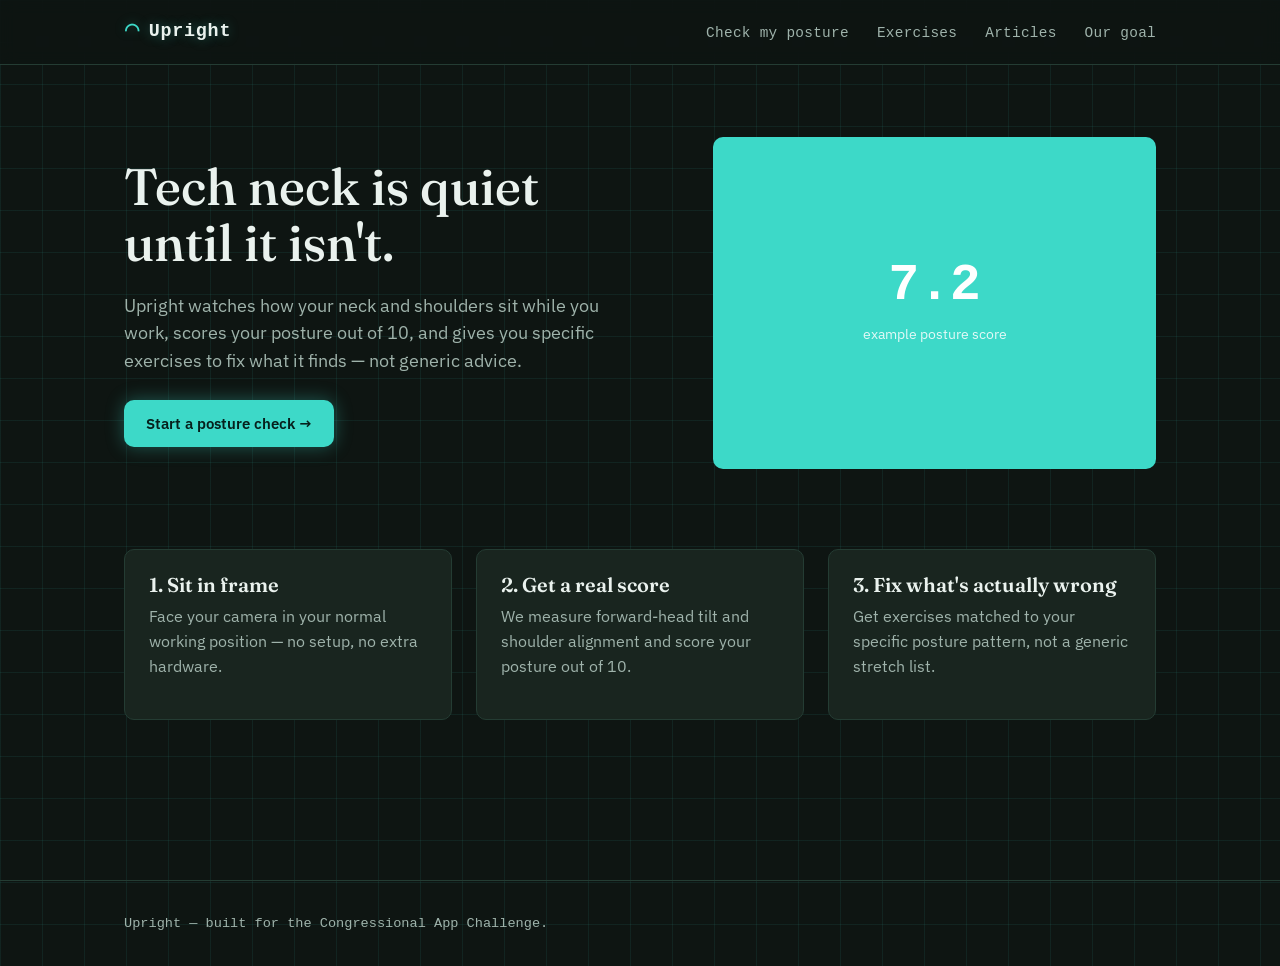
<file: index.html>
<!DOCTYPE html>
<html lang="en">
<head>
<meta charset="UTF-8">
<meta name="viewport" content="width=device-width, initial-scale=1">
<title>Upright — Know your neck posture</title>
<link rel="preconnect" href="https://fonts.googleapis.com">
<link href="https://fonts.googleapis.com/css2?family=Fraunces:wght@500;600&family=IBM+Plex+Sans:wght@400;500;600&display=swap" rel="stylesheet">
<link rel="stylesheet" href="css/style.css">
</head>
<body>

<nav class="site-nav">
  <div class="container">
    <a href="index.html" class="brand">Upright</a>
    <ul class="nav-links">
      <li><a href="pages/camera.html">Check my posture</a></li>
      <li><a href="pages/exercises.html">Exercises</a></li>
      <li><a href="pages/news.html">Articles</a></li>
      <li><a href="pages/about.html">Our goal</a></li>
    </ul>
  </div>
</nav>

<header class="container" style="padding: 72px 24px 48px; display: grid; grid-template-columns: 1.1fr 0.9fr; gap: 48px; align-items: center;">
  <div>
    <h1>Tech neck is quiet<br>until it isn't.</h1>
    <p style="font-size: 1.1rem; max-width: 46ch;">Upright watches how your neck and shoulders sit while you work, scores your posture out of 10, and gives you specific exercises to fix what it finds — not generic advice.</p>
    <a href="pages/camera.html" class="btn btn-primary" style="margin-top: 8px;">Start a posture check →</a>
  </div>
  <div class="card" style="aspect-ratio: 4/3; display:flex; align-items:center; justify-content:center; flex-direction:column; gap:12px; background: var(--teal); color:#fff; border:none;">
    <div class="score-badge" style="color:#fff;">7.2</div>
    <div style="font-family: var(--font-body); font-size:0.9rem; opacity:0.85;">example posture score</div>
  </div>
</header>

<section class="container" style="padding: 32px 24px 80px; display:grid; grid-template-columns: repeat(3, 1fr); gap:24px;">
  <div class="card">
    <h3>1. Sit in frame</h3>
    <p>Face your camera in your normal working position — no setup, no extra hardware.</p>
  </div>
  <div class="card">
    <h3>2. Get a real score</h3>
    <p>We measure forward-head tilt and shoulder alignment and score your posture out of 10.</p>
  </div>
  <div class="card">
    <h3>3. Fix what's actually wrong</h3>
    <p>Get exercises matched to your specific posture pattern, not a generic stretch list.</p>
  </div>
</section>

<footer>
  <div class="container">Upright — built for the Congressional App Challenge.</div>
</footer>

</body>
</html>
</file>
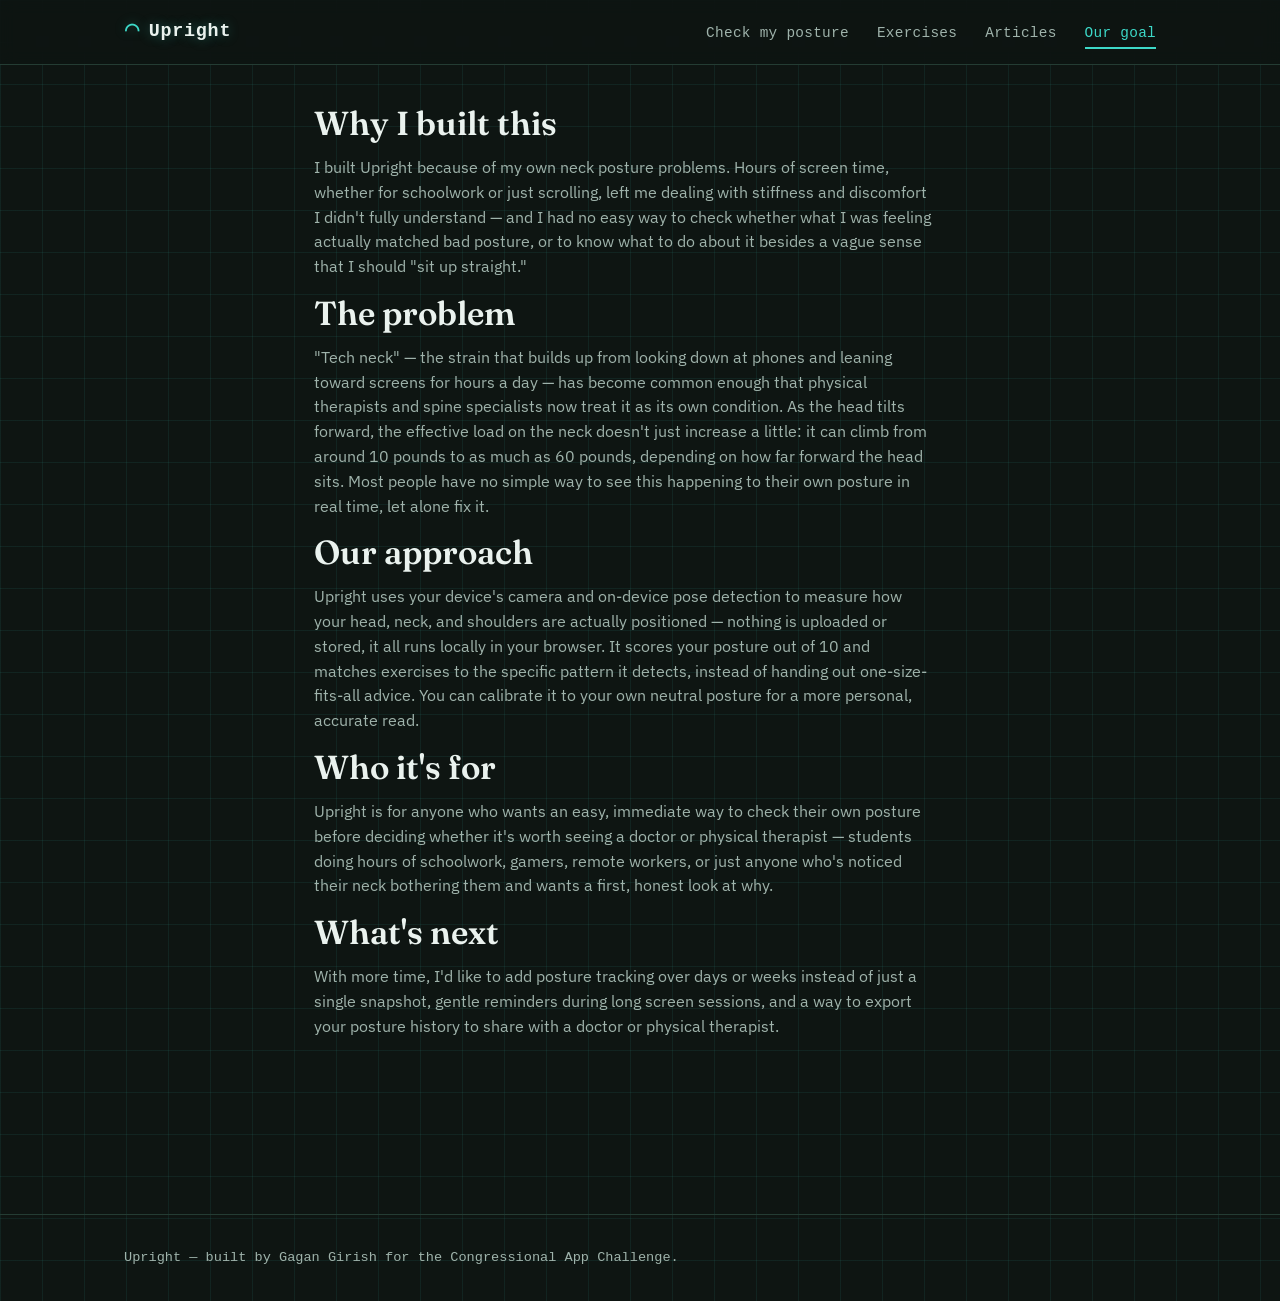
<file: pages/about.html>
<!DOCTYPE html>
<html lang="en">
<head>
<meta charset="UTF-8">
<meta name="viewport" content="width=device-width, initial-scale=1">
<title>Our goal — Upright</title>
<link href="https://fonts.googleapis.com/css2?family=Fraunces:wght@500;600&family=IBM+Plex+Sans:wght@400;500;600&display=swap" rel="stylesheet">
<link rel="stylesheet" href="../css/style.css">
</head>
<body>
<nav class="site-nav">
  <div class="container">
    <a href="../index.html" class="brand">Upright</a>
    <ul class="nav-links">
      <li><a href="camera.html">Check my posture</a></li>
      <li><a href="exercises.html">Exercises</a></li>
      <li><a href="news.html">Articles</a></li>
      <li><a href="about.html" class="active">Our goal</a></li>
    </ul>
  </div>
</nav>

<div class="container" style="padding: 40px 24px 80px; max-width: 700px;">
  <h2>Why I built this</h2>
  <p>I built Upright because of my own neck posture problems. Hours of screen time, whether for schoolwork or just scrolling, left me dealing with stiffness and discomfort I didn't fully understand — and I had no easy way to check whether what I was feeling actually matched bad posture, or to know what to do about it besides a vague sense that I should "sit up straight."</p>

  <h2>The problem</h2>
  <p>"Tech neck" — the strain that builds up from looking down at phones and leaning toward screens for hours a day — has become common enough that physical therapists and spine specialists now treat it as its own condition. As the head tilts forward, the effective load on the neck doesn't just increase a little: it can climb from around 10 pounds to as much as 60 pounds, depending on how far forward the head sits. Most people have no simple way to see this happening to their own posture in real time, let alone fix it.</p>

  <h2>Our approach</h2>
  <p>Upright uses your device's camera and on-device pose detection to measure how your head, neck, and shoulders are actually positioned — nothing is uploaded or stored, it all runs locally in your browser. It scores your posture out of 10 and matches exercises to the specific pattern it detects, instead of handing out one-size-fits-all advice. You can calibrate it to your own neutral posture for a more personal, accurate read.</p>

  <h2>Who it's for</h2>
  <p>Upright is for anyone who wants an easy, immediate way to check their own posture before deciding whether it's worth seeing a doctor or physical therapist — students doing hours of schoolwork, gamers, remote workers, or just anyone who's noticed their neck bothering them and wants a first, honest look at why.</p>

  <h2>What's next</h2>
  <p>With more time, I'd like to add posture tracking over days or weeks instead of just a single snapshot, gentle reminders during long screen sessions, and a way to export your posture history to share with a doctor or physical therapist.</p>
</div>

<footer><div class="container">Upright — built by Gagan Girish for the Congressional App Challenge.</div></footer>
</body>
</html>
</file>
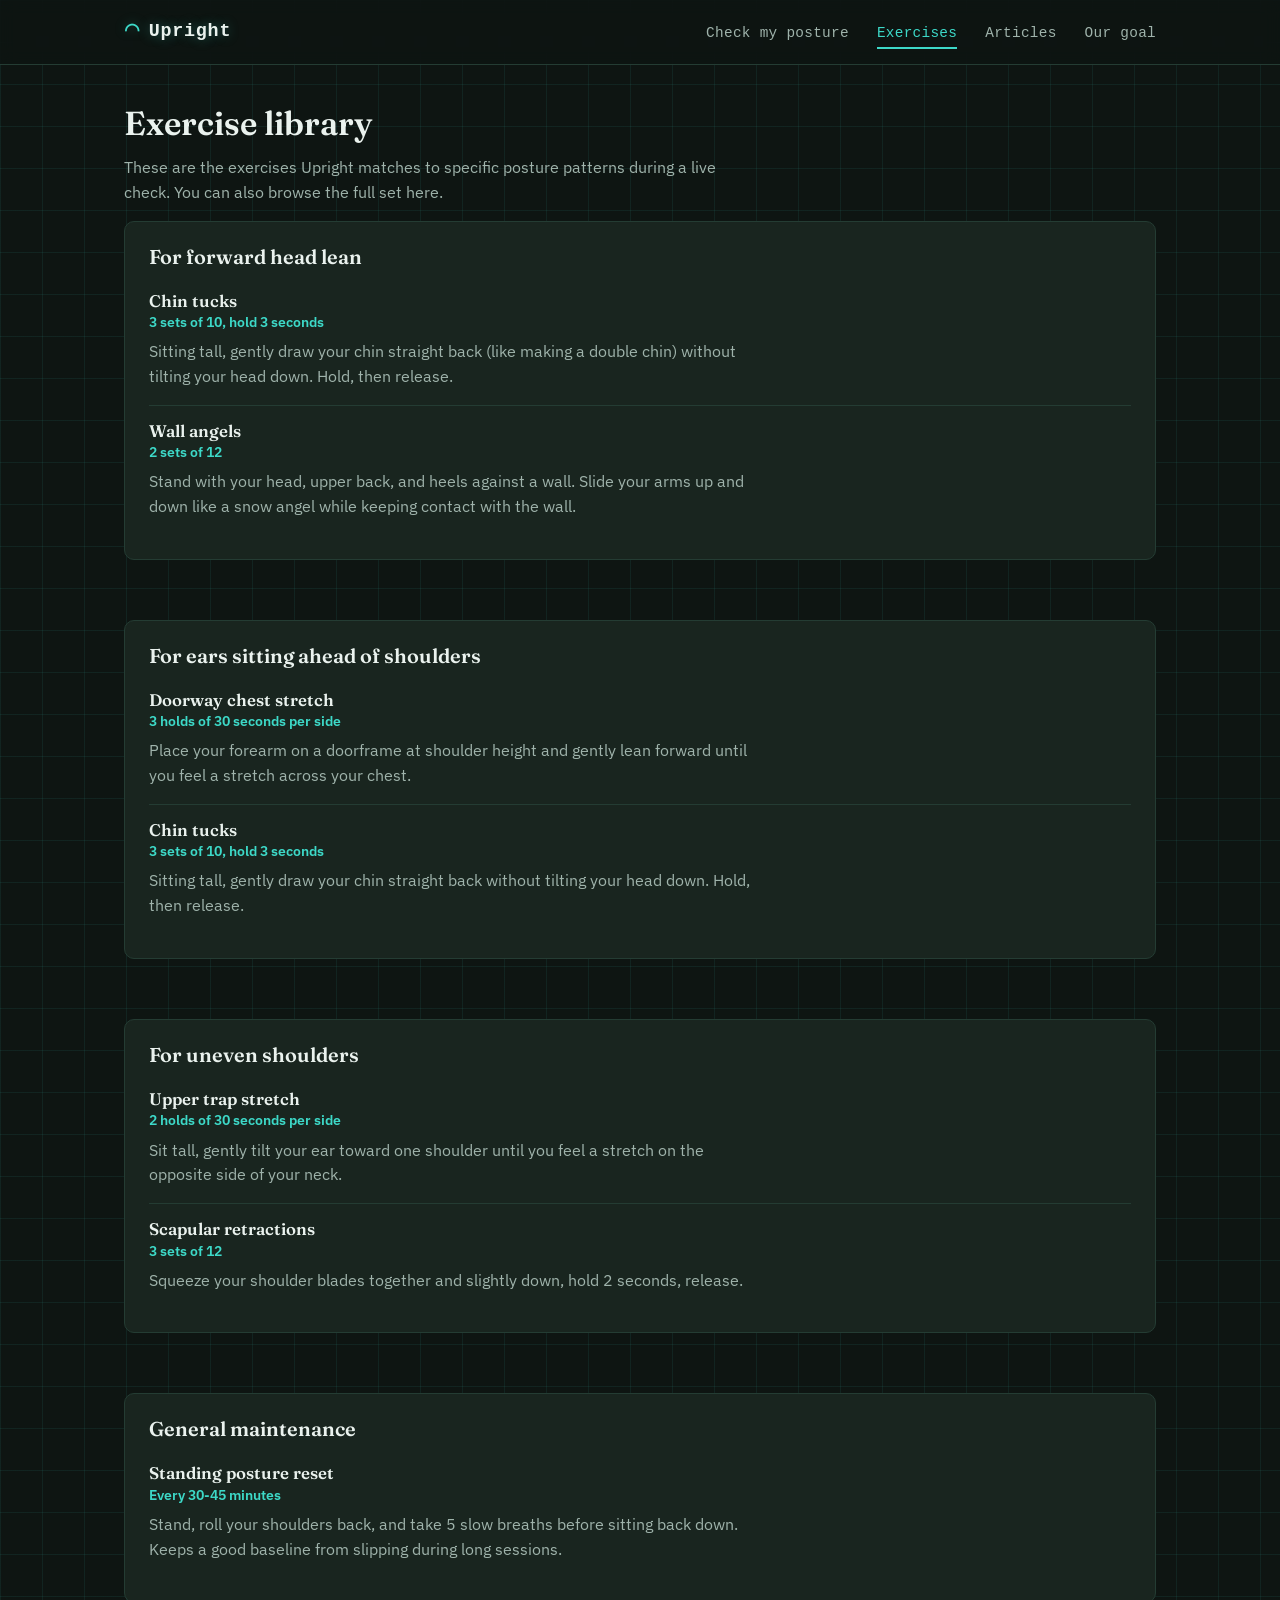
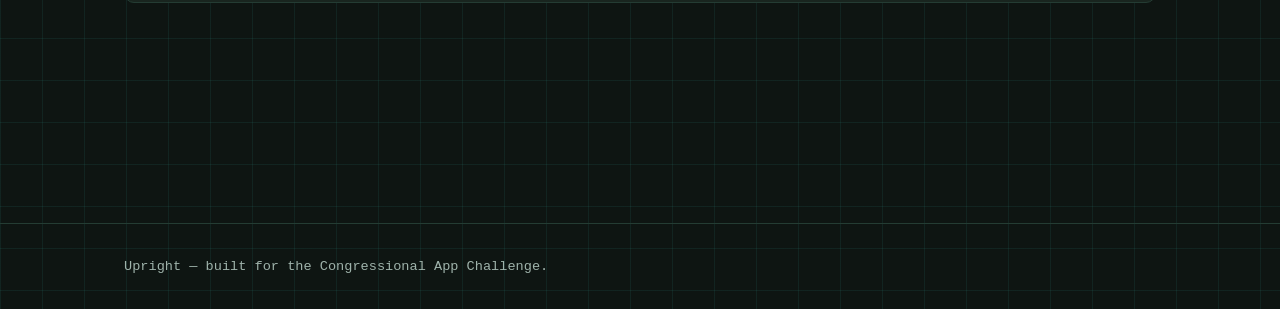
<file: pages/exercises.html>
<!DOCTYPE html>
<html lang="en">
<head>
<meta charset="UTF-8">
<meta name="viewport" content="width=device-width, initial-scale=1">
<title>Exercise library — Upright</title>
<link href="https://fonts.googleapis.com/css2?family=Fraunces:wght@500;600&family=IBM+Plex+Sans:wght@400;500;600&display=swap" rel="stylesheet">
<link rel="stylesheet" href="../css/style.css">
<style>
  .group { margin-bottom: 40px; }
  .exercise-item { padding: 16px 0; border-bottom: 1px solid var(--border); }
  .exercise-item:last-child { border-bottom: none; }
  .dose { color: var(--teal); font-weight: 600; font-size: 0.85rem; }
</style>
</head>
<body>
<nav class="site-nav">
  <div class="container">
    <a href="../index.html" class="brand">Upright</a>
    <ul class="nav-links">
      <li><a href="camera.html">Check my posture</a></li>
      <li><a href="exercises.html" class="active">Exercises</a></li>
      <li><a href="news.html">Articles</a></li>
      <li><a href="about.html">Our goal</a></li>
    </ul>
  </div>
</nav>

<div class="container" style="padding: 40px 24px 80px;">
  <h2>Exercise library</h2>
  <p>These are the exercises Upright matches to specific posture patterns during a live check. You can also browse the full set here.</p>
  <div id="groups"></div>
</div>

<footer><div class="container">Upright — built for the Congressional App Challenge.</div></footer>

<script type="module">
  import { EXERCISES } from "../js/exercises-data.js";
  const titles = {
    forward_head: "For forward head lean",
    ear_forward: "For ears sitting ahead of shoulders",
    shoulder_tilt: "For uneven shoulders",
    good: "General maintenance",
  };
  const container = document.getElementById("groups");
  Object.entries(EXERCISES).forEach(([key, list]) => {
    const section = document.createElement("div");
    section.className = "group card";
    section.innerHTML = `<h3>${titles[key] || key}</h3>` + list.map(ex => `
      <div class="exercise-item">
        <h3 style="margin-bottom:2px; font-size:1.05rem;">${ex.name}</h3>
        <div class="dose">${ex.dose}</div>
        <p style="margin:6px 0 0;">${ex.how}</p>
      </div>
    `).join("");
    container.appendChild(section);
    container.appendChild(document.createElement("div")).style.height = "20px";
  });
</script>
</body>
</html>
</file>
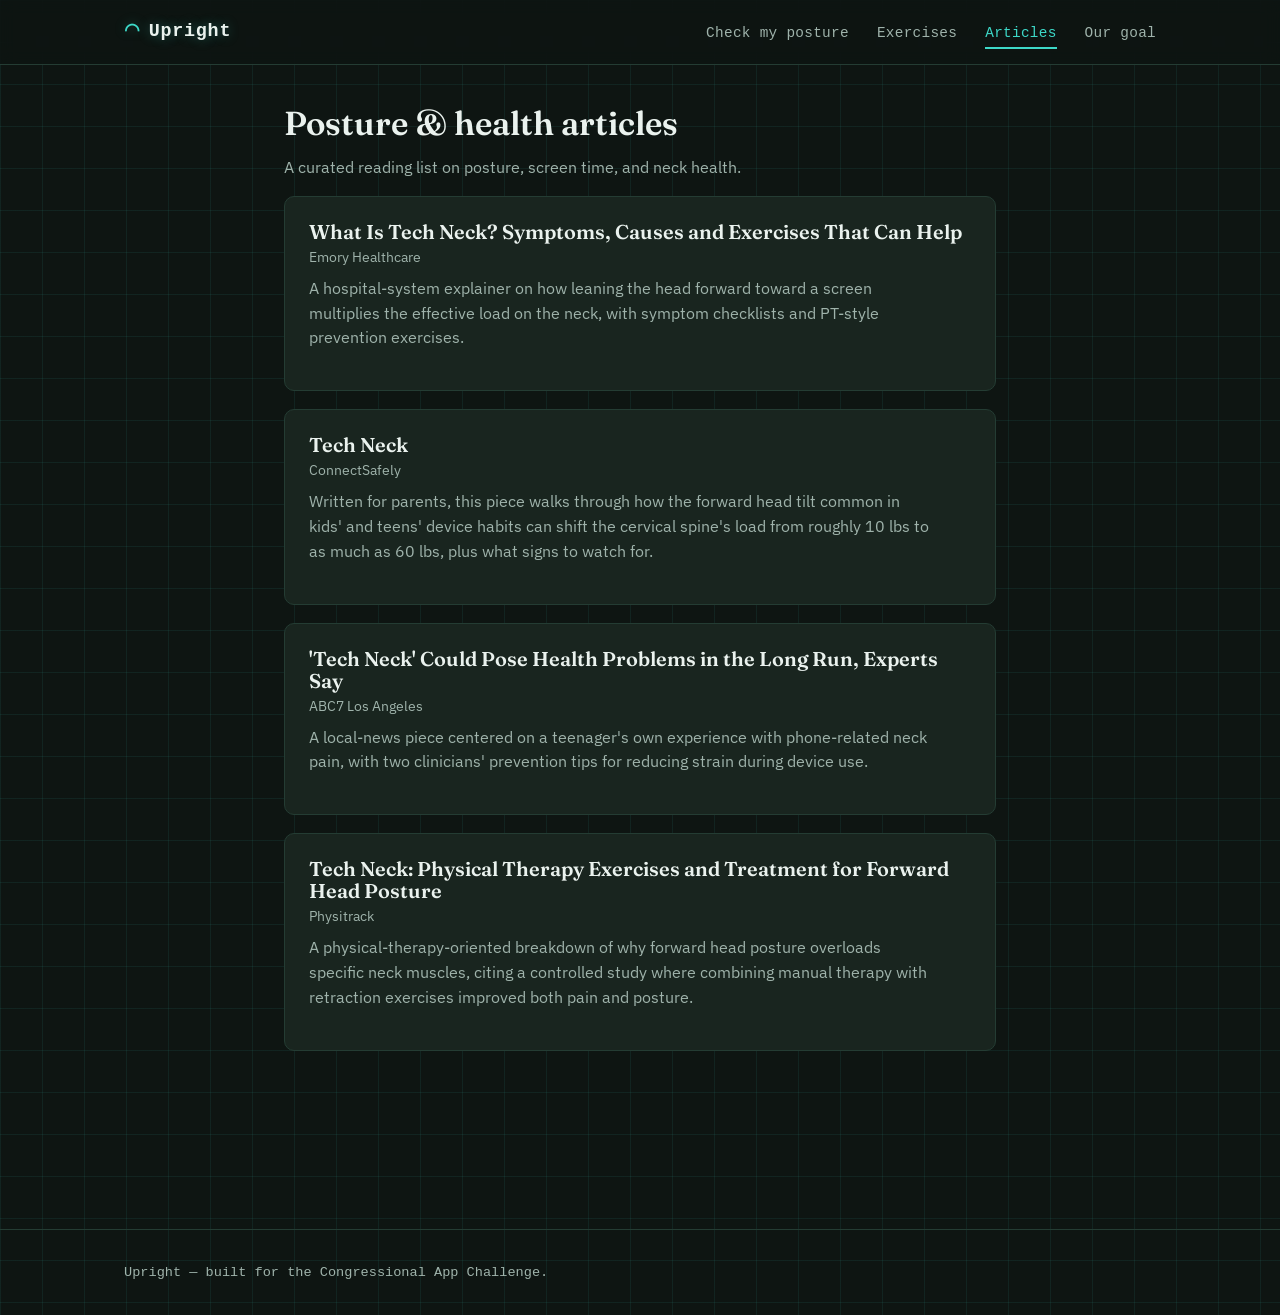
<file: pages/news.html>
<!DOCTYPE html>
<html lang="en">
<head>
<meta charset="UTF-8">
<meta name="viewport" content="width=device-width, initial-scale=1">
<title>Articles — Upright</title>
<link href="https://fonts.googleapis.com/css2?family=Fraunces:wght@500;600&family=IBM+Plex+Sans:wght@400;500;600&display=swap" rel="stylesheet">
<link rel="stylesheet" href="../css/style.css">
<style>
  .article-card { display: block; text-decoration: none; color: inherit; margin-bottom: 18px; }
  .article-card:hover { border-color: var(--teal); }
  .source { color: var(--ink-soft); font-size: 0.85rem; }
</style>
</head>
<body>
<nav class="site-nav">
  <div class="container">
    <a href="../index.html" class="brand">Upright</a>
    <ul class="nav-links">
      <li><a href="camera.html">Check my posture</a></li>
      <li><a href="exercises.html">Exercises</a></li>
      <li><a href="news.html" class="active">Articles</a></li>
      <li><a href="about.html">Our goal</a></li>
    </ul>
  </div>
</nav>

<div class="container" style="padding: 40px 24px 80px; max-width: 760px;">
  <h2>Posture & health articles</h2>
  <p>A curated reading list on posture, screen time, and neck health.</p>

  <div id="articles"></div>
</div>

<footer><div class="container">Upright — built for the Congressional App Challenge.</div></footer>

<script>
  // Curated by hand. Summaries are written in our own words, not copied
  // from the source — replace or add to this list as you find more.
  const ARTICLES = [
    {
      title: "What Is Tech Neck? Symptoms, Causes and Exercises That Can Help",
      source: "Emory Healthcare",
      summary: "A hospital-system explainer on how leaning the head forward toward a screen multiplies the effective load on the neck, with symptom checklists and PT-style prevention exercises.",
      url: "https://www.emoryhealthcare.org/stories/ortho/what-is-tech-neck-symptoms-causes-and-exercises-that-can-help",
    },
    {
      title: "Tech Neck",
      source: "ConnectSafely",
      summary: "Written for parents, this piece walks through how the forward head tilt common in kids' and teens' device habits can shift the cervical spine's load from roughly 10 lbs to as much as 60 lbs, plus what signs to watch for.",
      url: "https://connectsafely.org/tech-neck/",
    },
    {
      title: "'Tech Neck' Could Pose Health Problems in the Long Run, Experts Say",
      source: "ABC7 Los Angeles",
      summary: "A local-news piece centered on a teenager's own experience with phone-related neck pain, with two clinicians' prevention tips for reducing strain during device use.",
      url: "https://abc7.com/post/tech-neck-could-pose-health-problems-in-long-run-experts-say-/1076108/",
    },
    {
      title: "Tech Neck: Physical Therapy Exercises and Treatment for Forward Head Posture",
      source: "Physitrack",
      summary: "A physical-therapy-oriented breakdown of why forward head posture overloads specific neck muscles, citing a controlled study where combining manual therapy with retraction exercises improved both pain and posture.",
      url: "https://www.physitrack.com/insights/tech-neck-physical-therapy-exercises",
    },
  ];

  document.getElementById("articles").innerHTML = ARTICLES.map(a => `
    <a class="article-card card" href="${a.url}" target="_blank" rel="noopener">
      <h3 style="margin-bottom:4px;">${a.title}</h3>
      <div class="source">${a.source}</div>
      <p style="margin-top:8px;">${a.summary}</p>
    </a>
  `).join("");
</script>
</body>
</html>
</file>
<file: css/style.css>
/* ===== Upright — design tokens ===== */
:root {
  --bg: #0E1512;
  --bg-raised: #16211D;
  --bg-card: #19251F;
  --ink: #EAF2EE;
  --ink-soft: #9FB3AB;
  --teal: #3DD9C8;
  --teal-dark: #1F5A52;
  --coral: #FF6A4D;
  --good: #3DD9C8;
  --warn: #F2B84B;
  --bad: #FF6A4D;
  --border: #243C33;
  --grid-line: rgba(61, 217, 200, 0.08);

  --font-display: "Fraunces", Georgia, serif;
  --font-body: "IBM Plex Sans", -apple-system, BlinkMacSystemFont, "Segoe UI", sans-serif;
  --font-mono: "JetBrains Mono", ui-monospace, "SFMono-Regular", Menlo, monospace;

  --radius: 10px;
  --max-width: 1080px;
}

* { box-sizing: border-box; }

html { scroll-behavior: smooth; }

body {
  margin: 0;
  background:
    linear-gradient(var(--grid-line) 1px, transparent 1px) 0 0 / 100% 42px,
    linear-gradient(90deg, var(--grid-line) 1px, transparent 1px) 0 0 / 42px 100%,
    var(--bg);
  color: var(--ink);
  font-family: var(--font-body);
  font-size: 16px;
  line-height: 1.55;
  -webkit-font-smoothing: antialiased;
}

h1, h2, h3 {
  font-family: var(--font-display);
  font-weight: 600;
  line-height: 1.1;
  margin: 0 0 0.4em 0;
  color: var(--ink);
}

h1 { font-size: clamp(2rem, 4vw, 3.2rem); font-weight: 500; }
h2 { font-size: clamp(1.5rem, 2.6vw, 2.1rem); }
h3 { font-size: 1.25rem; }

p { margin: 0 0 1em 0; max-width: 62ch; color: var(--ink-soft); }

a { color: var(--teal); }

.container {
  max-width: var(--max-width);
  margin: 0 auto;
  padding: 0 24px;
}

/* Nav */
.site-nav {
  border-bottom: 1px solid var(--border);
  background: rgba(14, 21, 18, 0.85);
  backdrop-filter: blur(8px);
  position: sticky;
  top: 0;
  z-index: 20;
}
.site-nav .container {
  display: flex;
  align-items: center;
  justify-content: space-between;
  height: 64px;
}
.brand {
  font-family: var(--font-mono);
  font-size: 1.15rem;
  font-weight: 700;
  letter-spacing: 0.04em;
  color: var(--ink);
  text-decoration: none;
  text-shadow: 0 0 12px rgba(61, 217, 200, 0.35);
}
.brand::before {
  content: "◠";
  color: var(--teal);
  margin-right: 8px;
}
.nav-links {
  display: flex;
  gap: 28px;
  list-style: none;
  margin: 0; padding: 0;
}
.nav-links a {
  text-decoration: none;
  color: var(--ink-soft);
  font-weight: 500;
  font-size: 0.9rem;
  font-family: var(--font-mono);
  letter-spacing: 0.02em;
  padding: 6px 0;
  border-bottom: 2px solid transparent;
}
.nav-links a:hover, .nav-links a.active {
  color: var(--teal);
  border-bottom-color: var(--teal);
}

/* Buttons */
.btn {
  display: inline-flex;
  align-items: center;
  gap: 8px;
  padding: 12px 22px;
  border-radius: var(--radius);
  font-family: var(--font-body);
  font-weight: 600;
  font-size: 0.95rem;
  border: none;
  cursor: pointer;
  text-decoration: none;
  transition: box-shadow 0.15s ease, transform 0.1s ease;
}
.btn-primary { background: var(--teal); color: #06201C; box-shadow: 0 0 18px rgba(61, 217, 200, 0.35); }
.btn-primary:hover { box-shadow: 0 0 26px rgba(61, 217, 200, 0.55); transform: translateY(-1px); }
.btn-secondary { background: transparent; color: var(--teal); border: 1.5px solid var(--teal-dark); }
.btn-secondary:hover { border-color: var(--teal); }

/* Cards */
.card {
  background: var(--bg-card);
  border: 1px solid var(--border);
  border-radius: var(--radius);
  padding: 24px;
}

/* Score dial */
.score-badge {
  font-family: var(--font-mono);
  font-weight: 700;
  font-size: 3.2rem;
  line-height: 1;
}
.score-good { color: var(--good); text-shadow: 0 0 20px rgba(61, 217, 200, 0.45); }
.score-warn { color: var(--warn); text-shadow: 0 0 20px rgba(242, 184, 75, 0.4); }
.score-bad { color: var(--bad); text-shadow: 0 0 20px rgba(255, 106, 77, 0.4); }

/* Viewfinder corner brackets - wrap any element that should look "scanned" */
.viewfinder { position: relative; }
.viewfinder .corner { position: absolute; width: 22px; height: 22px; border-color: var(--teal); z-index: 2; pointer-events: none; }
.viewfinder .corner.tl { top: 10px; left: 10px; border-top: 2px solid; border-left: 2px solid; }
.viewfinder .corner.tr { top: 10px; right: 10px; border-top: 2px solid; border-right: 2px solid; }
.viewfinder .corner.bl { bottom: 10px; left: 10px; border-bottom: 2px solid; border-left: 2px solid; }
.viewfinder .corner.br { bottom: 10px; right: 10px; border-bottom: 2px solid; border-right: 2px solid; }

/* Blinking live indicator */
.live-dot { display:inline-block; width:8px; height:8px; border-radius:50%; background: var(--coral); margin-right: 6px; animation: pulse 1.4s infinite; }
@keyframes pulse { 0%,100% { opacity:1; } 50% { opacity:0.25; } }

footer {
  border-top: 1px solid var(--border);
  margin-top: 80px;
  padding: 32px 0;
  color: var(--ink-soft);
  font-size: 0.85rem;
  font-family: var(--font-mono);
}

@media (prefers-reduced-motion: reduce) {
  * { animation: none !important; transition: none !important; }
}
</file>
